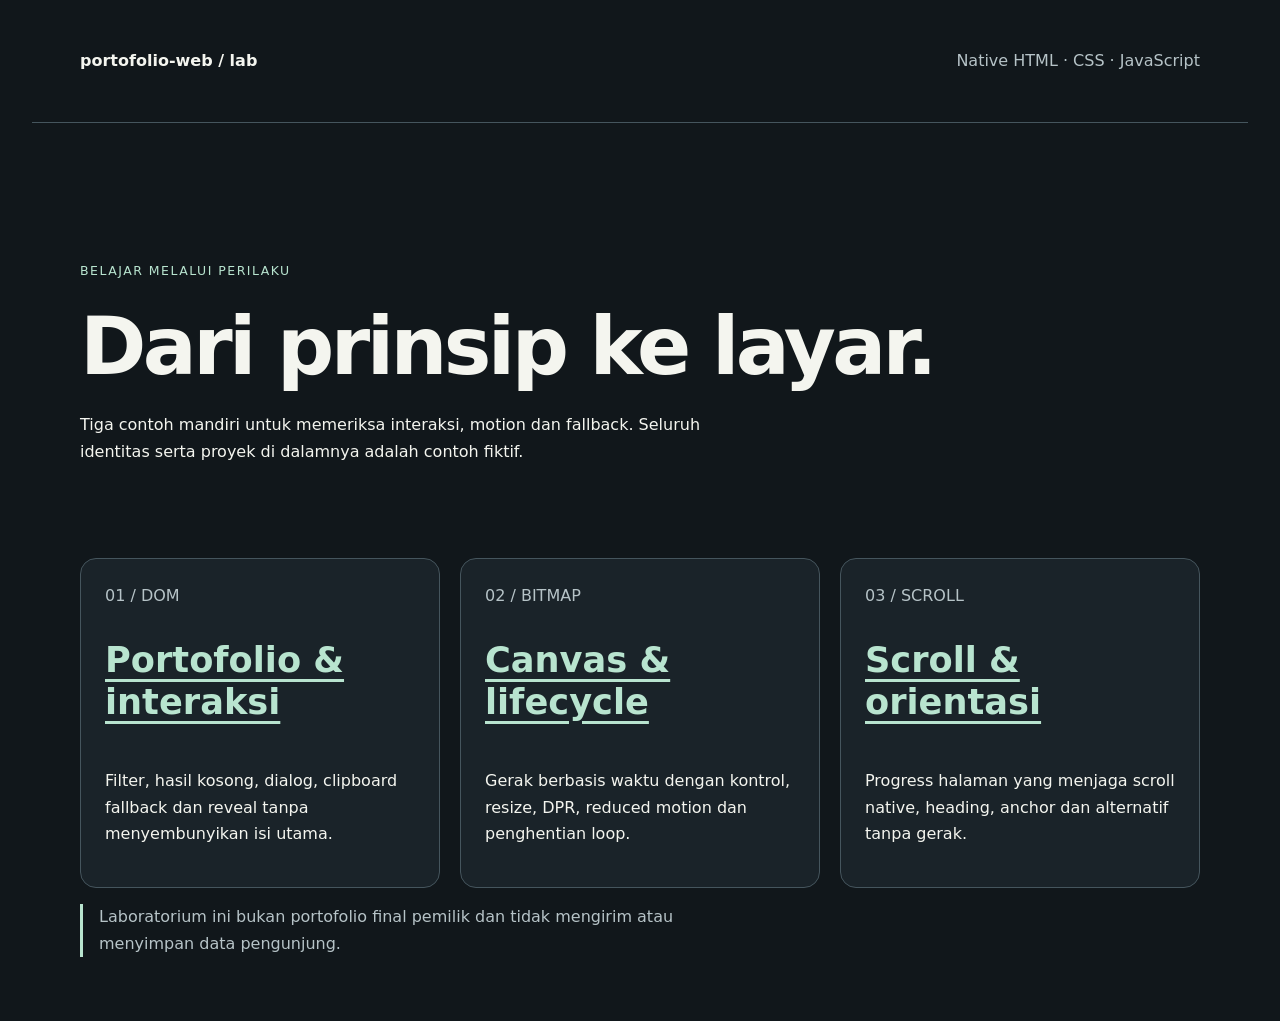
<file: examples/index.html>
<!doctype html><html lang="id"><head><meta charset="utf-8"><meta name="viewport" content="width=device-width, initial-scale=1"><title>Laboratorium — portofolio-web</title><link rel="stylesheet" href="./lab.css"></head><body><a class="skip" href="#main">Lewati navigasi</a><header class="shell"><strong>portofolio-web / lab</strong><span class="muted">Native HTML · CSS · JavaScript</span></header><main class="shell" id="main" tabindex="-1"><div class="intro"><p class="eyebrow">Belajar melalui perilaku</p><h1>Dari prinsip ke layar.</h1><p>Tiga contoh mandiri untuk memeriksa interaksi, motion dan fallback. Seluruh identitas serta proyek di dalamnya adalah contoh fiktif.</p></div><div class="grid"><article class="card"><span class="number">01 / DOM</span><h2><a href="./portfolio-lab/">Portofolio & interaksi</a></h2><p>Filter, hasil kosong, dialog, clipboard fallback dan reveal tanpa menyembunyikan isi utama.</p></article><article class="card"><span class="number">02 / BITMAP</span><h2><a href="./canvas-lab/">Canvas & lifecycle</a></h2><p>Gerak berbasis waktu dengan kontrol, resize, DPR, reduced motion dan penghentian loop.</p></article><article class="card"><span class="number">03 / SCROLL</span><h2><a href="./scroll-lab/">Scroll & orientasi</a></h2><p>Progress halaman yang menjaga scroll native, heading, anchor dan alternatif tanpa gerak.</p></article></div><p class="notice">Laboratorium ini bukan portofolio final pemilik dan tidak mengirim atau menyimpan data pengunjung.</p></main></body></html>
</file>
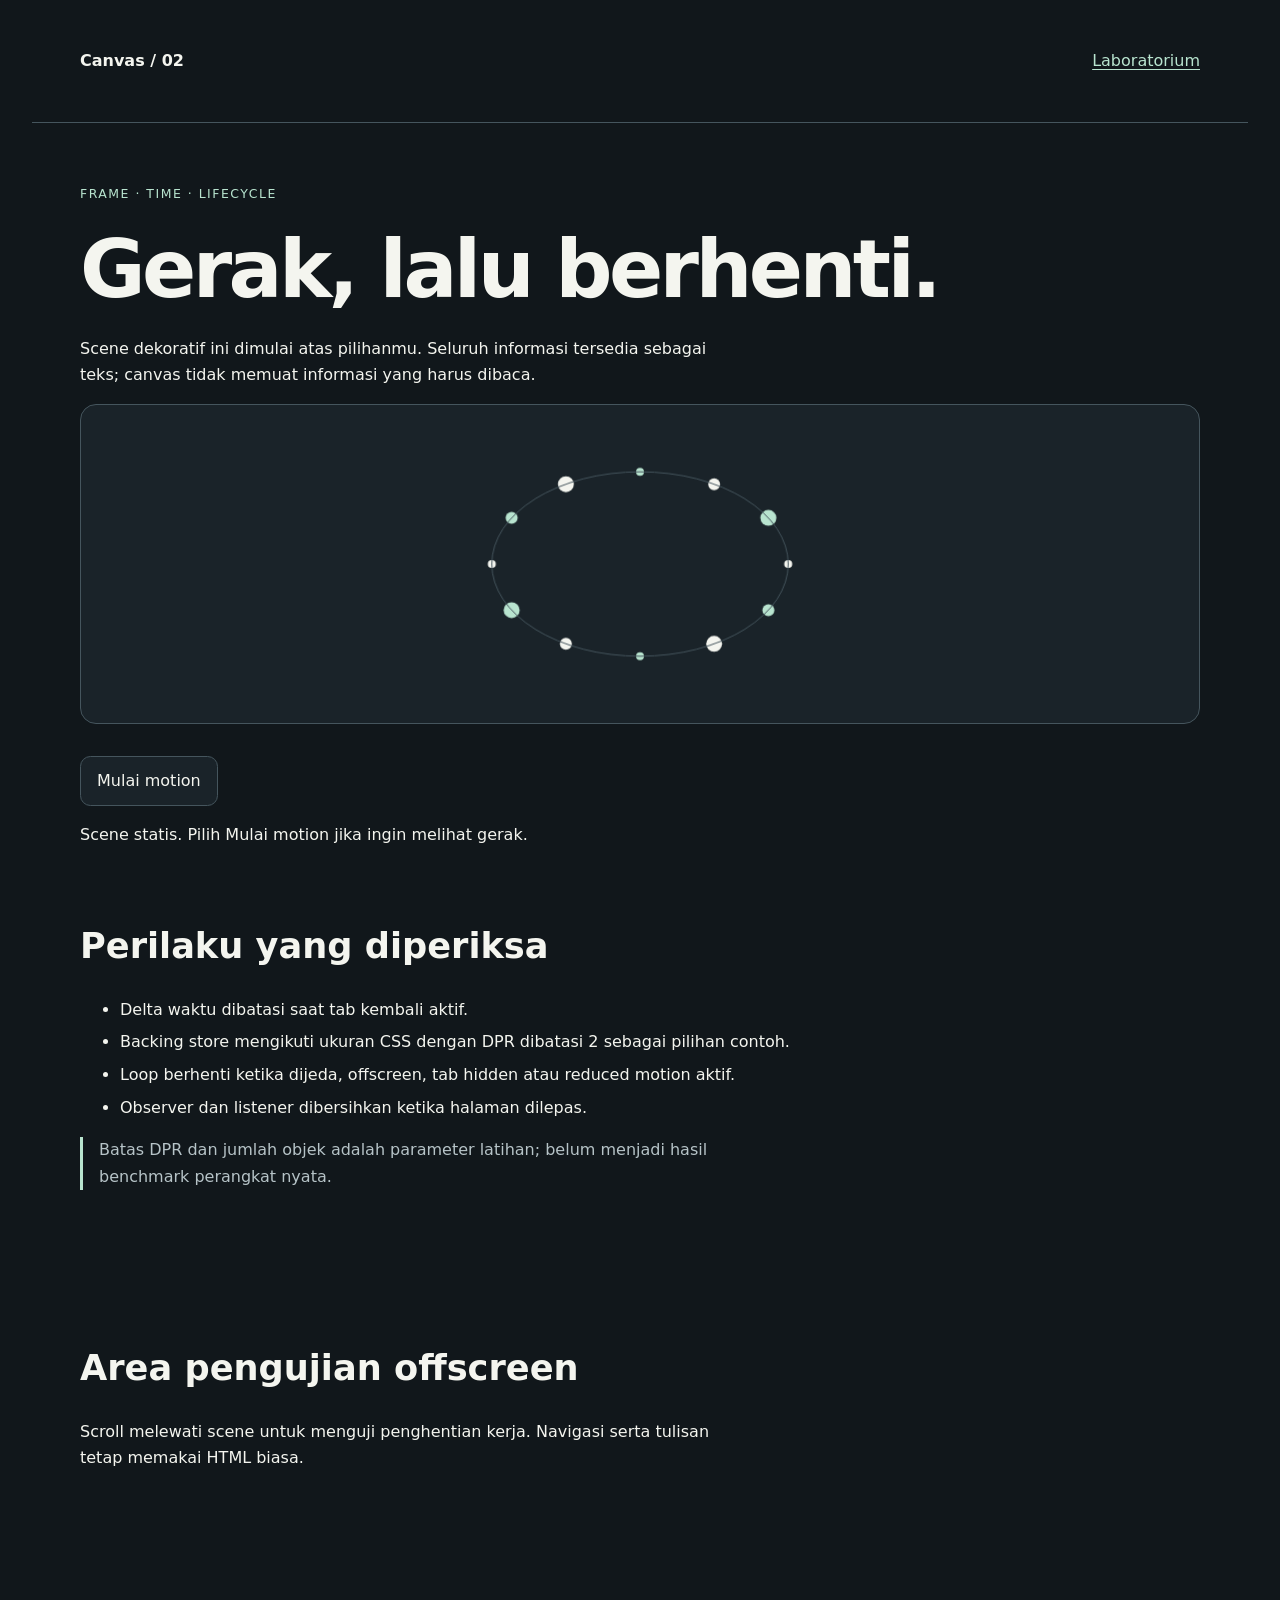
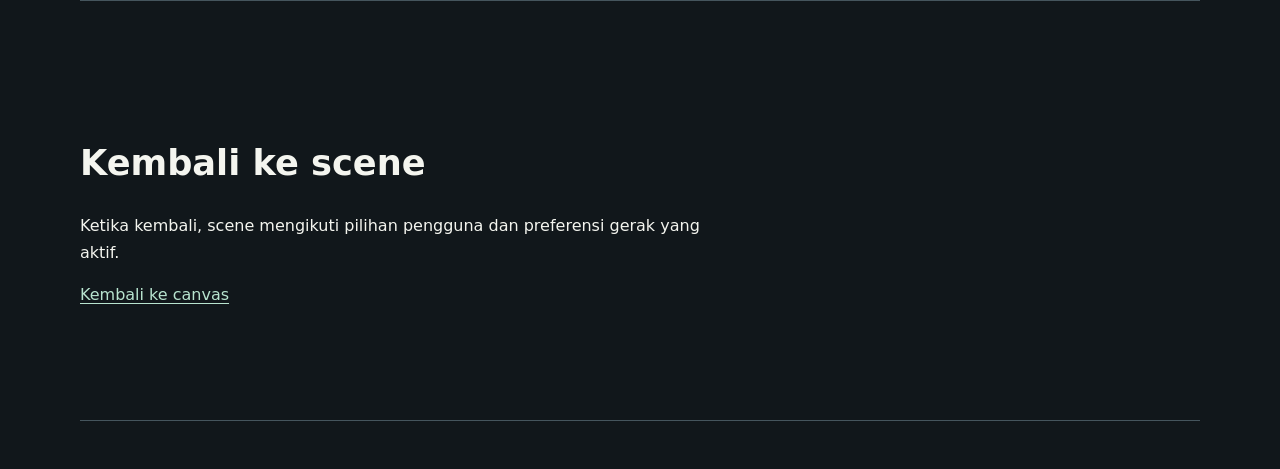
<file: examples/canvas-lab/index.html>
<!doctype html><html lang="id"><head><meta charset="utf-8"><meta name="viewport" content="width=device-width, initial-scale=1"><title>Canvas lifecycle — Laboratorium</title><link rel="stylesheet" href="../lab.css"><script type="module" src="./app.js"></script></head><body><a class="skip" href="#main">Lewati navigasi</a><header class="shell"><strong>Canvas / 02</strong><a href="../">Laboratorium</a></header><main class="shell" id="main" tabindex="-1"><p class="eyebrow">Frame · Time · Lifecycle</p><h1>Gerak, lalu berhenti.</h1><p>Scene dekoratif ini dimulai atas pilihanmu. Seluruh informasi tersedia sebagai teks; canvas tidak memuat informasi yang harus dibaca.</p><canvas id="scene" width="960" height="320" aria-hidden="true" data-state="static"></canvas><div class="section"><button id="toggle" type="button" aria-pressed="false" hidden>Mulai motion</button><p id="state" role="status" aria-live="polite">Scene statis. JavaScript menambahkan kontrol motion jika tersedia.</p></div><section aria-labelledby="behavior-title"><h2 id="behavior-title">Perilaku yang diperiksa</h2><ul><li>Delta waktu dibatasi saat tab kembali aktif.</li><li>Backing store mengikuti ukuran CSS dengan DPR dibatasi 2 sebagai pilihan contoh.</li><li>Loop berhenti ketika dijeda, offscreen, tab hidden atau reduced motion aktif.</li><li>Observer dan listener dibersihkan ketika halaman dilepas.</li></ul><p class="notice">Batas DPR dan jumlah objek adalah parameter latihan; belum menjadi hasil benchmark perangkat nyata.</p></section><div class="chapter"><h2>Area pengujian offscreen</h2><p>Scroll melewati scene untuk menguji penghentian kerja. Navigasi serta tulisan tetap memakai HTML biasa.</p></div><div class="chapter"><h2>Kembali ke scene</h2><p>Ketika kembali, scene mengikuti pilihan pengguna dan preferensi gerak yang aktif.</p><a href="#scene">Kembali ke canvas</a></div></main></body></html>
</file>
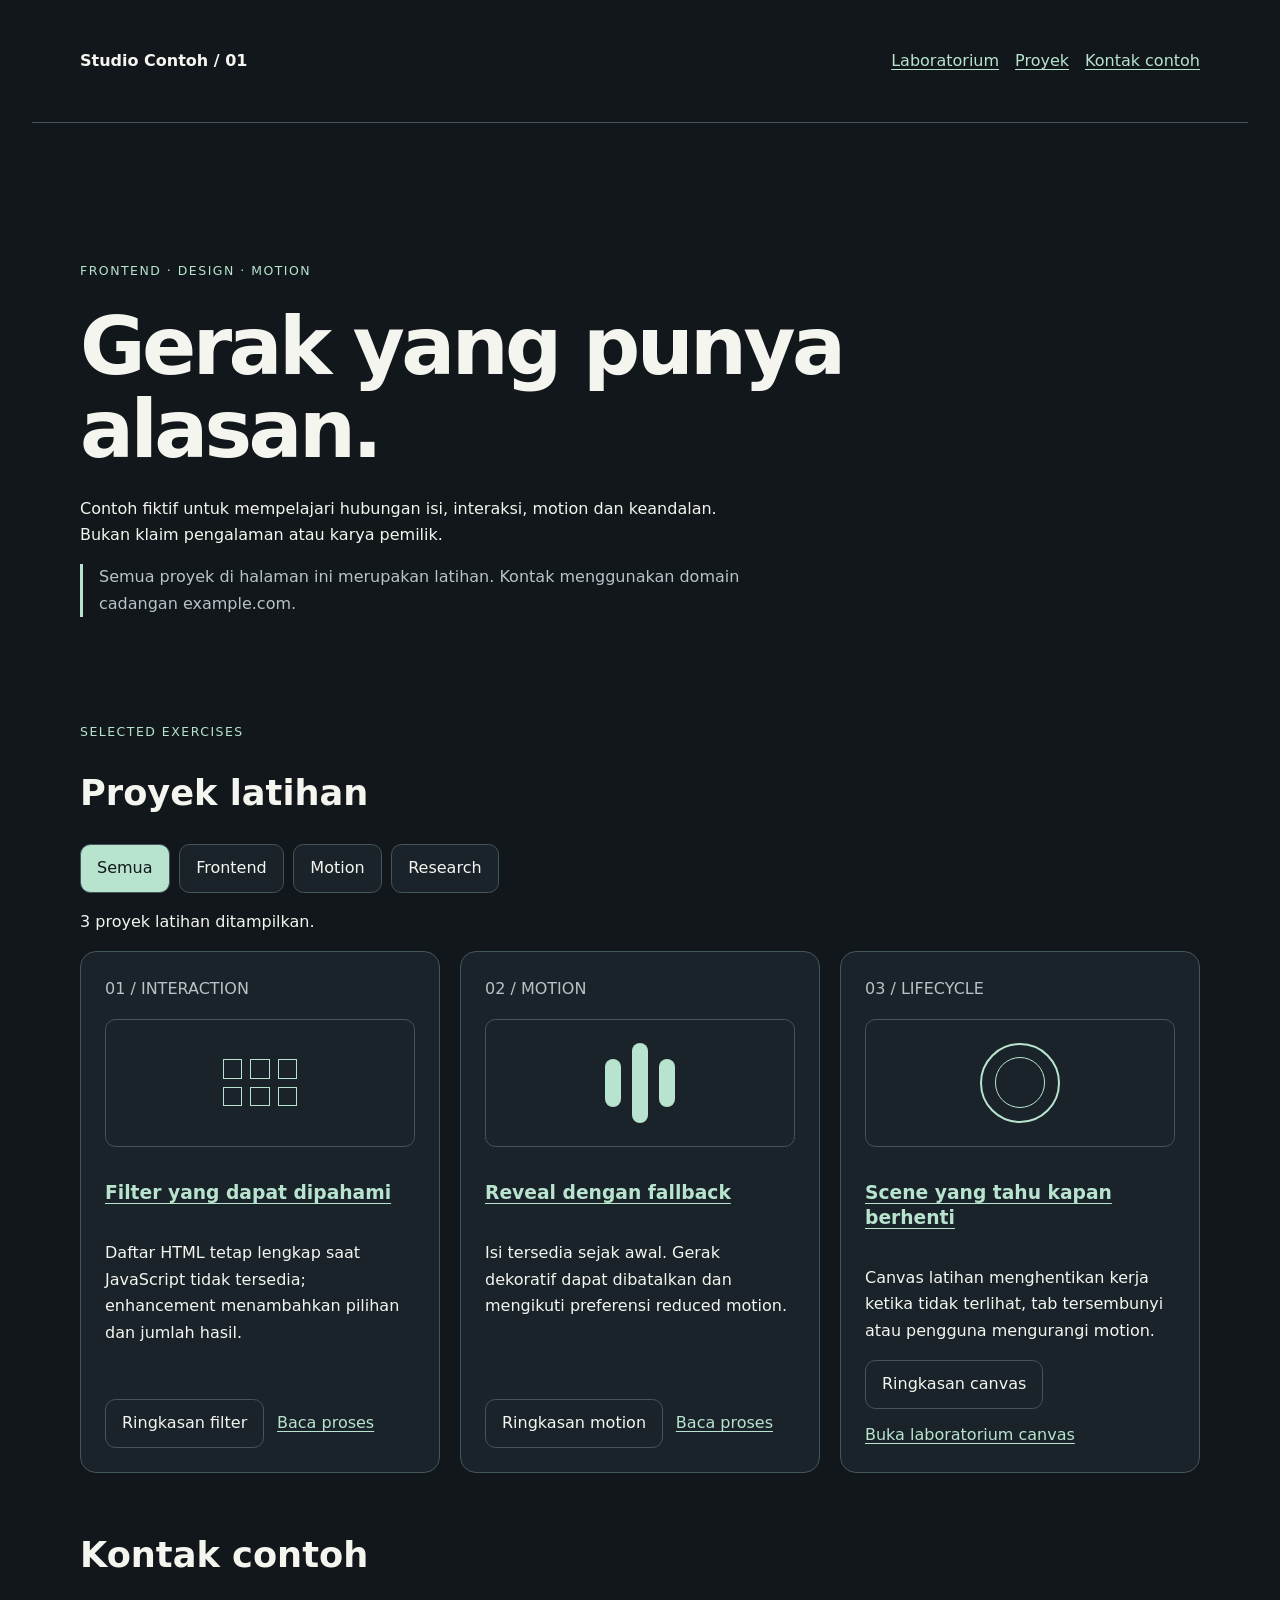
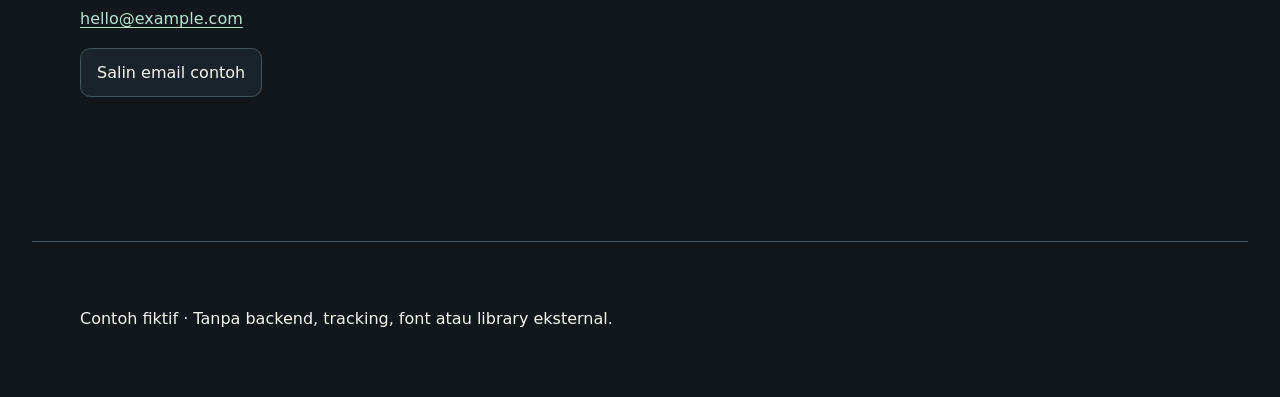
<file: examples/portfolio-lab/index.html>
<!doctype html><html lang="id"><head><meta charset="utf-8"><meta name="viewport" content="width=device-width, initial-scale=1"><meta name="description" content="Contoh fiktif portofolio frontend untuk latihan interaksi dan fallback."><title>Studio Contoh — Laboratorium portofolio</title><link rel="stylesheet" href="../lab.css"><script type="module" src="./app.js"></script></head><body><a class="skip" href="#main">Lewati navigasi</a><header class="shell"><strong>Studio Contoh / 01</strong><nav aria-label="Utama"><a href="../">Laboratorium</a><a href="#proyek">Proyek</a><a href="#kontak">Kontak contoh</a></nav></header><main class="shell" id="main" tabindex="-1"><div class="intro"><p class="eyebrow">Frontend · Design · Motion</p><h1>Gerak yang punya alasan.</h1><p>Contoh fiktif untuk mempelajari hubungan isi, interaksi, motion dan keandalan. Bukan klaim pengalaman atau karya pemilik.</p><p class="notice">Semua proyek di halaman ini merupakan latihan. Kontak menggunakan domain cadangan example.com.</p></div><section id="proyek" aria-labelledby="projects-title"><p class="eyebrow">Selected exercises</p><h2 id="projects-title">Proyek latihan</h2><div class="filters" role="group" aria-label="Filter kategori proyek" hidden><button type="button" data-filter="all" aria-pressed="true">Semua</button><button type="button" data-filter="frontend" aria-pressed="false">Frontend</button><button type="button" data-filter="motion" aria-pressed="false">Motion</button><button type="button" data-filter="research" aria-pressed="false">Research</button></div><p id="result-count" role="status" aria-live="polite" aria-atomic="true">3 proyek latihan ditampilkan.</p><div class="grid" id="project-list"><article class="card" data-id="filter" data-categories="frontend"><span class="number">01 / INTERACTION</span><div class="card-art" aria-hidden="true"><div class="art-grid"><span></span><span></span><span></span><span></span><span></span><span></span></div></div><h3><a href="./case-study.html#filter">Filter yang dapat dipahami</a></h3><p>Daftar HTML tetap lengkap saat JavaScript tidak tersedia; enhancement menambahkan pilihan dan jumlah hasil.</p><div class="actions"><button type="button" data-detail="filter" hidden>Ringkasan filter</button><a href="./case-study.html#filter">Baca proses</a></div></article><article class="card" data-id="motion" data-categories="frontend motion"><span class="number">02 / MOTION</span><div class="card-art" aria-hidden="true"><div class="art-bars"><span></span><span></span><span></span></div></div><h3><a href="./case-study.html#motion">Reveal dengan fallback</a></h3><p>Isi tersedia sejak awal. Gerak dekoratif dapat dibatalkan dan mengikuti preferensi reduced motion.</p><div class="actions"><button type="button" data-detail="motion" hidden>Ringkasan motion</button><a href="./case-study.html#motion">Baca proses</a></div></article><article class="card" data-id="canvas" data-categories="motion"><span class="number">03 / LIFECYCLE</span><div class="card-art" aria-hidden="true"><div class="art-orbit"></div></div><h3><a href="./case-study.html#canvas">Scene yang tahu kapan berhenti</a></h3><p>Canvas latihan menghentikan kerja ketika tidak terlihat, tab tersembunyi atau pengguna mengurangi motion.</p><div class="actions"><button type="button" data-detail="canvas" hidden>Ringkasan canvas</button><a href="../canvas-lab/">Buka laboratorium canvas</a></div></article></div><p id="empty" hidden>Tidak ada proyek latihan pada kategori ini. Pilih Semua untuk kembali.</p></section><section id="kontak" class="section" aria-labelledby="contact-title"><h2 id="contact-title">Kontak contoh</h2><p><a id="contact-address" href="mailto:hello@example.com">hello@example.com</a></p><button id="copy-email" type="button" hidden>Salin email contoh</button><p id="copy-status" role="status" aria-live="polite"></p></section></main><footer class="shell"><p>Contoh fiktif · Tanpa backend, tracking, font atau library eksternal.</p></footer><dialog id="detail-dialog" aria-labelledby="detail-title"><button class="dialog-close" type="button" id="close-dialog">Tutup</button><p class="eyebrow">Ringkasan latihan</p><h2 id="detail-title"></h2><p id="detail-body"></p><a id="detail-link" href="./case-study.html">Baca proses lengkap</a></dialog></body></html>
</file>
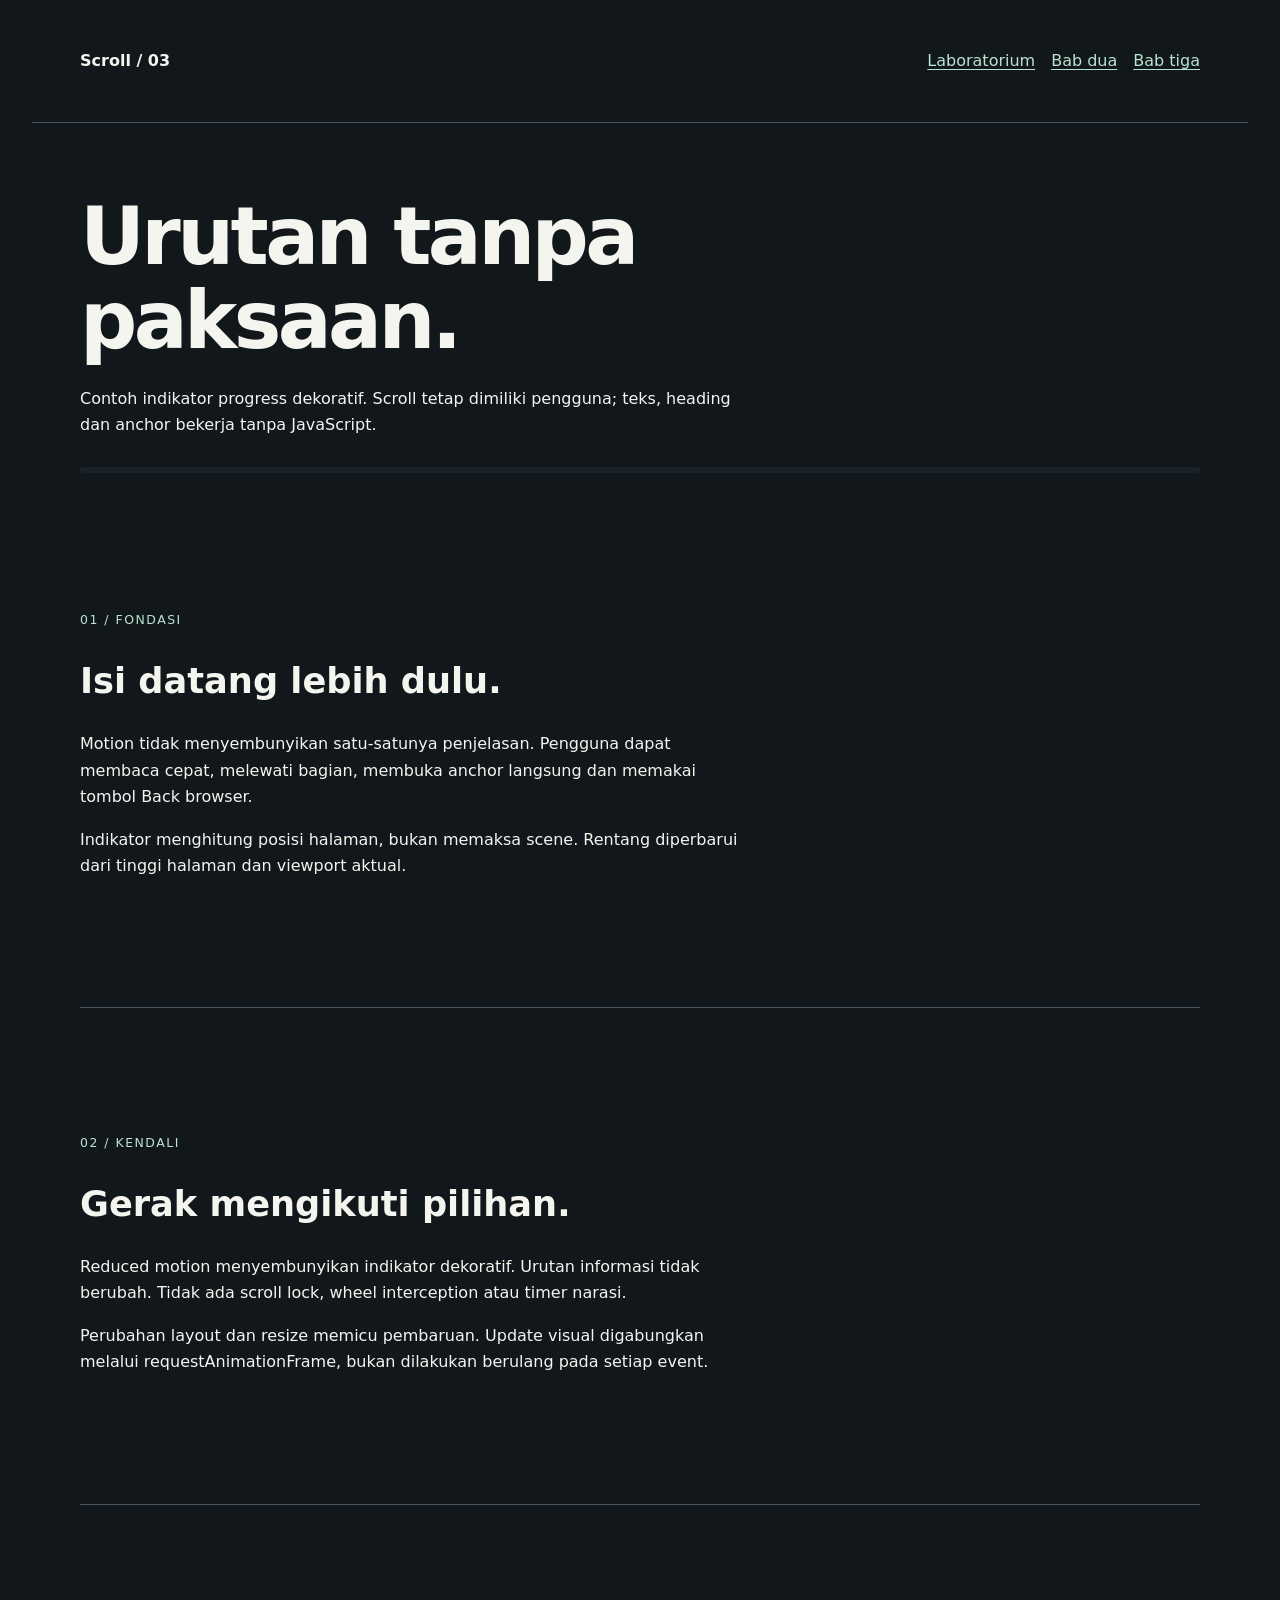
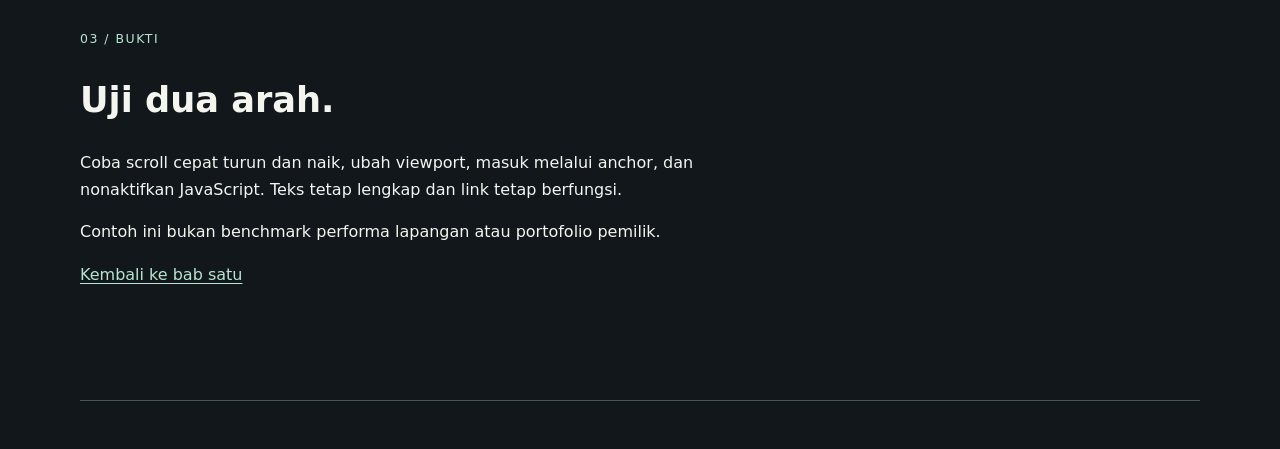
<file: examples/scroll-lab/index.html>
<!doctype html><html lang="id"><head><meta charset="utf-8"><meta name="viewport" content="width=device-width, initial-scale=1"><title>Scroll native — Laboratorium</title><link rel="stylesheet" href="../lab.css"><script type="module" src="./app.js"></script></head><body><a class="skip" href="#main">Lewati navigasi</a><header class="shell"><strong>Scroll / 03</strong><nav aria-label="Utama"><a href="../">Laboratorium</a><a href="#dua">Bab dua</a><a href="#tiga">Bab tiga</a></nav></header><main class="shell" id="main" tabindex="-1"><h1>Urutan tanpa paksaan.</h1><p>Contoh indikator progress dekoratif. Scroll tetap dimiliki pengguna; teks, heading dan anchor bekerja tanpa JavaScript.</p><div class="progress-wrap" aria-hidden="true" hidden><div class="track"><div class="bar"></div></div></div><section class="chapter" id="satu"><p class="eyebrow">01 / Fondasi</p><h2>Isi datang lebih dulu.</h2><p>Motion tidak menyembunyikan satu-satunya penjelasan. Pengguna dapat membaca cepat, melewati bagian, membuka anchor langsung dan memakai tombol Back browser.</p><p>Indikator menghitung posisi halaman, bukan memaksa scene. Rentang diperbarui dari tinggi halaman dan viewport aktual.</p></section><section class="chapter" id="dua"><p class="eyebrow">02 / Kendali</p><h2>Gerak mengikuti pilihan.</h2><p>Reduced motion menyembunyikan indikator dekoratif. Urutan informasi tidak berubah. Tidak ada scroll lock, wheel interception atau timer narasi.</p><p>Perubahan layout dan resize memicu pembaruan. Update visual digabungkan melalui requestAnimationFrame, bukan dilakukan berulang pada setiap event.</p></section><section class="chapter" id="tiga"><p class="eyebrow">03 / Bukti</p><h2>Uji dua arah.</h2><p>Coba scroll cepat turun dan naik, ubah viewport, masuk melalui anchor, dan nonaktifkan JavaScript. Teks tetap lengkap dan link tetap berfungsi.</p><p>Contoh ini bukan benchmark performa lapangan atau portofolio pemilik.</p><a href="#satu">Kembali ke bab satu</a></section></main></body></html>
</file>
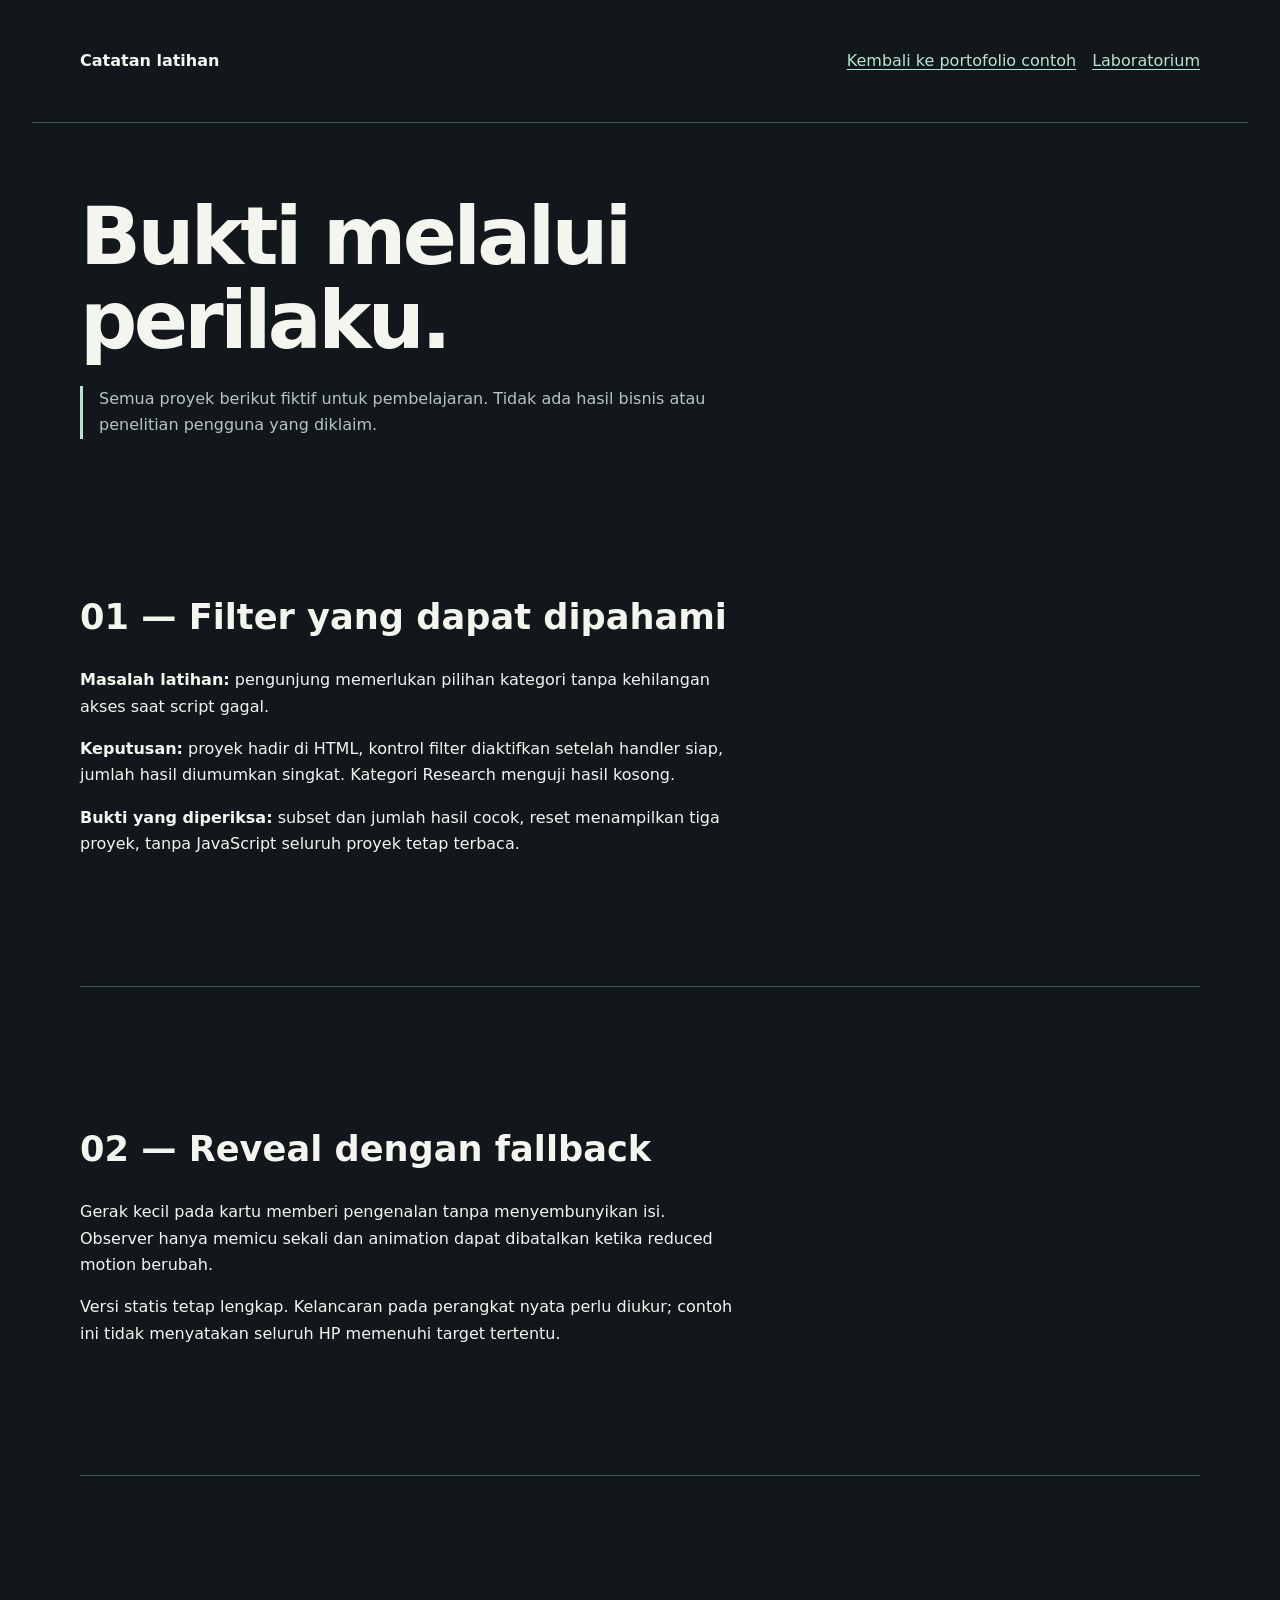
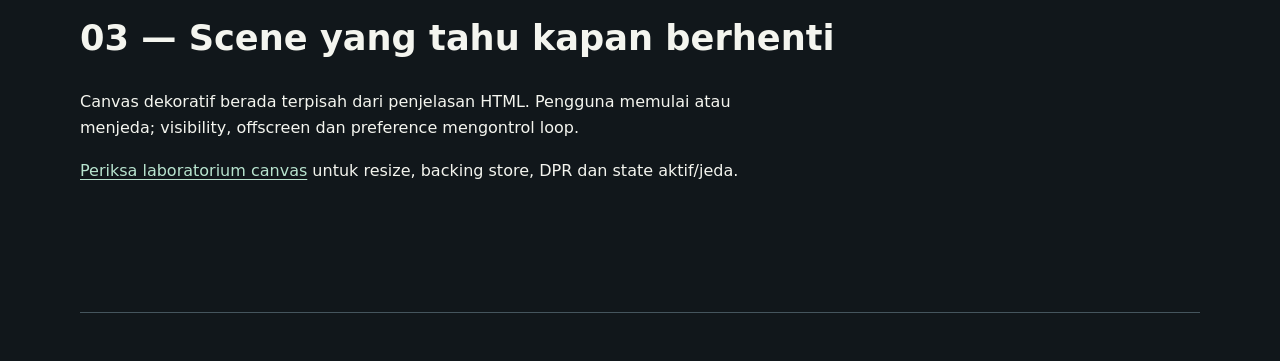
<file: examples/portfolio-lab/case-study.html>
<!doctype html><html lang="id"><head><meta charset="utf-8"><meta name="viewport" content="width=device-width, initial-scale=1"><title>Proses latihan — Studio Contoh</title><link rel="stylesheet" href="../lab.css"></head><body><a class="skip" href="#main">Lewati navigasi</a><header class="shell"><strong>Catatan latihan</strong><nav aria-label="Utama"><a href="./">Kembali ke portofolio contoh</a><a href="../">Laboratorium</a></nav></header><main class="shell" id="main" tabindex="-1"><h1>Bukti melalui perilaku.</h1><p class="notice">Semua proyek berikut fiktif untuk pembelajaran. Tidak ada hasil bisnis atau penelitian pengguna yang diklaim.</p><section class="chapter" id="filter"><h2>01 — Filter yang dapat dipahami</h2><p><strong>Masalah latihan:</strong> pengunjung memerlukan pilihan kategori tanpa kehilangan akses saat script gagal.</p><p><strong>Keputusan:</strong> proyek hadir di HTML, kontrol filter diaktifkan setelah handler siap, jumlah hasil diumumkan singkat. Kategori Research menguji hasil kosong.</p><p><strong>Bukti yang diperiksa:</strong> subset dan jumlah hasil cocok, reset menampilkan tiga proyek, tanpa JavaScript seluruh proyek tetap terbaca.</p></section><section class="chapter" id="motion"><h2>02 — Reveal dengan fallback</h2><p>Gerak kecil pada kartu memberi pengenalan tanpa menyembunyikan isi. Observer hanya memicu sekali dan animation dapat dibatalkan ketika reduced motion berubah.</p><p>Versi statis tetap lengkap. Kelancaran pada perangkat nyata perlu diukur; contoh ini tidak menyatakan seluruh HP memenuhi target tertentu.</p></section><section class="chapter" id="canvas"><h2>03 — Scene yang tahu kapan berhenti</h2><p>Canvas dekoratif berada terpisah dari penjelasan HTML. Pengguna memulai atau menjeda; visibility, offscreen dan preference mengontrol loop.</p><p><a href="../canvas-lab/">Periksa laboratorium canvas</a> untuk resize, backing store, DPR dan state aktif/jeda.</p></section></main></body></html>
</file>
<file: examples/lab.css>
:root{color-scheme:dark;--bg:#11171b;--surface:#1a2329;--text:#f4f5ef;--muted:#b6c3c7;--accent:#b8e4cf;--line:#45555d;--space:clamp(1.25rem,4vw,3rem);font-family:system-ui,-apple-system,BlinkMacSystemFont,'Segoe UI',sans-serif}
*{box-sizing:border-box}body{margin:0;background:var(--bg);color:var(--text);line-height:1.65}a{color:var(--accent);text-underline-offset:.2em}a:hover{text-decoration-thickness:.15em}button{font:inherit;color:inherit;cursor:pointer;background:var(--surface);border:1px solid var(--line);border-radius:.65rem;padding:.65rem 1rem;min-height:44px}button:hover,button[aria-pressed=true]{background:var(--accent);color:var(--bg)}button:disabled{opacity:.65;cursor:not-allowed}[hidden]{display:none!important}:focus-visible{outline:3px solid var(--accent);outline-offset:5px}.skip{position:absolute;z-index:10;inset-block-start:-8rem;inset-inline-start:1rem;padding:1rem;background:var(--bg)}.skip:focus{inset-block-start:1rem}.shell{max-width:76rem;margin-inline:auto;padding:var(--space)}header{border-bottom:1px solid var(--line);display:flex;gap:1rem;align-items:center;justify-content:space-between;flex-wrap:wrap}nav{display:flex;gap:1rem;flex-wrap:wrap}.eyebrow{font-size:.78rem;letter-spacing:.12em;text-transform:uppercase;color:var(--accent)}h1{font-size:clamp(2.4rem,1rem + 5vw,5rem);line-height:1.04;letter-spacing:-.045em;max-width:16ch;margin-block:1.5rem}h2{font-size:clamp(1.5rem,3vw,2.2rem);line-height:1.2}h3{line-height:1.3}p{max-width:65ch}.muted{color:var(--muted)}.intro{padding-block:clamp(2rem,6vw,5rem)}.notice{border-inline-start:3px solid var(--accent);padding-inline-start:1rem;color:var(--muted)}.grid{display:grid;grid-template-columns:repeat(auto-fit,minmax(min(100%,19rem),1fr));gap:1.25rem}.card{background:var(--surface);border:1px solid var(--line);padding:1.5rem;border-radius:1rem;min-inline-size:0;display:flex;flex-direction:column}.card p{flex:1}.number{color:var(--muted);font-variant-numeric:tabular-nums}.actions{display:flex;flex-wrap:wrap;gap:.8rem;align-items:center}.filters{display:flex;gap:.6rem;flex-wrap:wrap}.card-art{height:8rem;display:grid;place-items:center;border:1px solid var(--line);border-radius:.65rem;margin-block:1rem;overflow:hidden}.art-bars{display:flex;gap:.7rem;align-items:center}.art-bars span{width:1rem;height:3rem;background:var(--accent);border-radius:1rem}.art-bars span:nth-child(2){height:5rem}.art-orbit{width:5rem;height:5rem;border:2px solid var(--accent);border-radius:50%;position:relative}.art-orbit::after{content:'';position:absolute;inset:.8rem;border:1px solid var(--accent);border-radius:50%}.art-grid{display:grid;grid-template-columns:repeat(3,1.2rem);gap:.5rem}.art-grid span{height:1.2rem;border:1px solid var(--accent)}section[id]{scroll-margin-block-start:2rem}.section{padding-block:2rem}footer{margin-block-start:3rem;border-top:1px solid var(--line)}dialog{color:var(--text);background:var(--surface);border:1px solid var(--line);border-radius:1rem;padding:1.5rem;max-width:38rem;width:calc(100% - 2rem);max-height:85vh;overflow:auto}dialog::backdrop{background:rgb(0 0 0 / .7)}.dialog-close{float:inline-end}canvas{display:block;width:100%;height:20rem;border:1px solid var(--line);border-radius:1rem;background:var(--surface)}.progress-wrap{position:sticky;top:0;z-index:2;background:var(--bg);padding-block:.8rem}.track{height:.35rem;background:var(--surface);overflow:hidden;border-radius:1rem}.bar{height:100%;background:var(--accent);transform-origin:left;transform:scaleX(0)}.chapter{padding-block:clamp(3rem,10vw,7rem);border-bottom:1px solid var(--line)}code{overflow-wrap:anywhere}li{margin-block:.4rem}svg{max-width:100%}@media(prefers-reduced-motion:no-preference){button{transition:background-color 140ms ease-out,color 140ms ease-out}.card{transition:border-color 140ms ease-out}.card:hover{border-color:var(--accent)}}@media(prefers-reduced-motion:reduce){html{scroll-behavior:auto}.bar{transition:none}}
</file>
